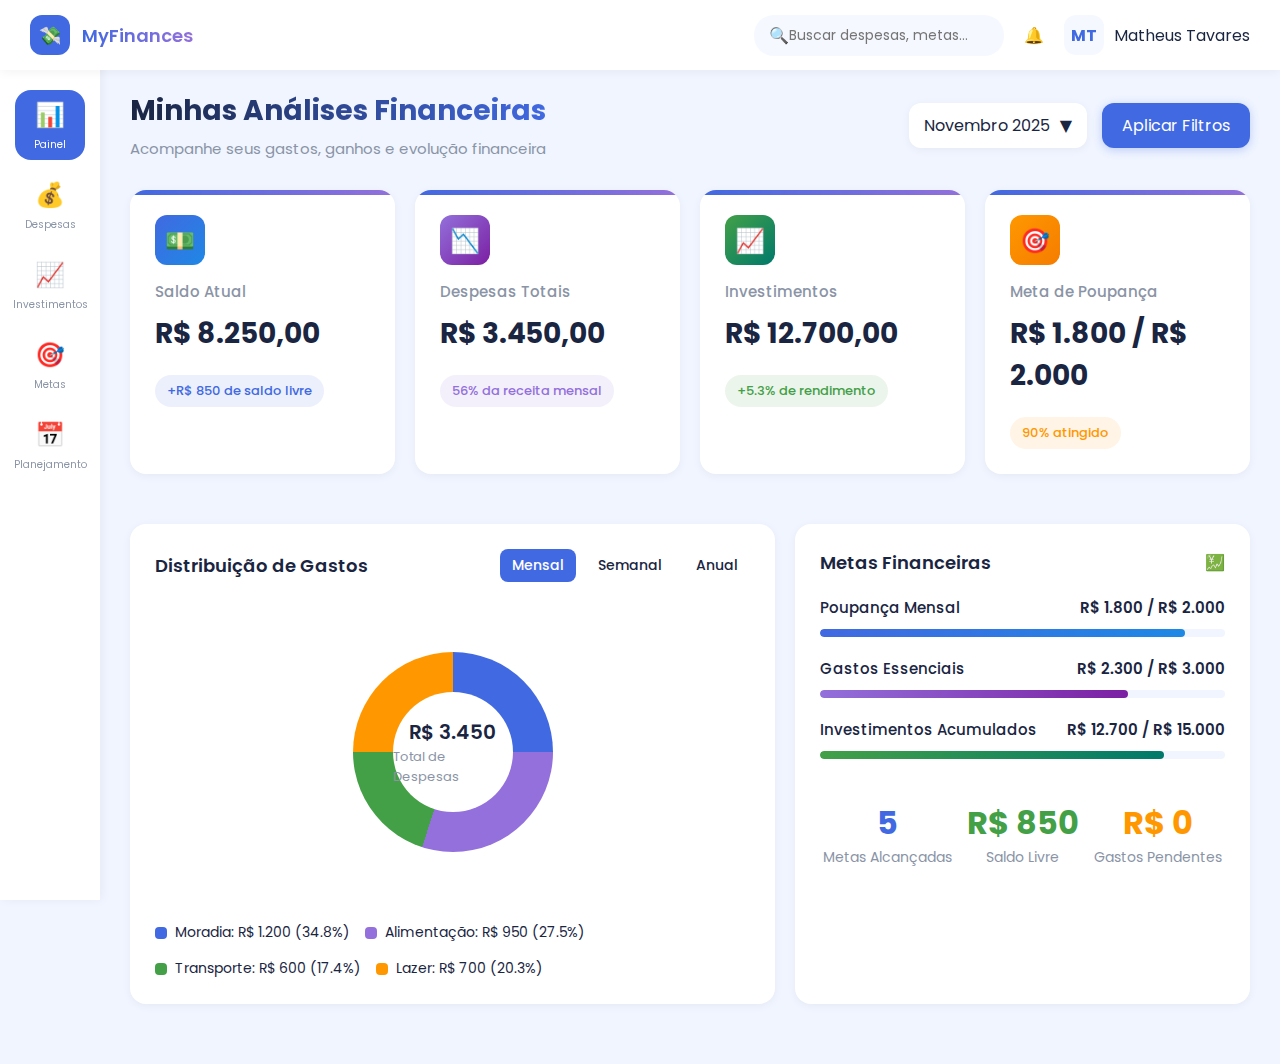
<file: index.html>
<!DOCTYPE html>
<html lang="pt-BR">
  <head>
    <meta charset="UTF-8" />
    <meta name="viewport" content="width=device-width, initial-scale=1.0" />
    <title>MyFinances Dashboard</title>
    <link rel="stylesheet" href="styles.css" />
      <script src="script.js"></script>
    <style>
      .period-tab {
        cursor: pointer;
        padding: 6px 12px;
        border-radius: 8px;
        font-weight: 500;
        transition: 0.3s;
      }

      .period-tab.active {
        background-color: #4169e1;
        color: white;
      }

      .donut-total {
        font-size: 20px;
        font-weight: 600;
      }

      .donut-label {
        font-size: 13px;
        color: #8a94a6;
      }
    </style>
  </head>

  <body>
    <!-- Header Bar -->
    <div class="header-bar">
      <div class="brand-container">
        <div class="brand-logo">💸</div>
        <div class="brand-name">MyFinances</div>
      </div>

      <div class="header-actions">
        <div class="search-bar">
          <span>🔍</span>
          <input type="text" placeholder="Buscar despesas, metas..." />
        </div>

        <div>🔔</div>

        <div class="user-profile">
          <div class="user-avatar">MT</div>
          <div>Matheus Tavares</div>
        </div>
      </div>
    </div>

    <!-- Sidebar -->
    <div class="sidebar">
      <a class="nav-item active" href="index.html">
        <div class="nav-icon">📊</div>
        <div class="nav-label">Painel</div>
      </a>

      <a class="nav-item" href="expenses.html">
        <div class="nav-icon">💰</div>
        <div class="nav-label">Despesas</div>
      </a>

      <a class="nav-item" href="investments.html">
        <div class="nav-icon">📈</div>
        <div class="nav-label">Investimentos</div>
      </a>

      <a class="nav-item" href="goals.html">
        <div class="nav-icon">🎯</div>
        <div class="nav-label">Metas</div>
      </a>

      <a class="nav-item" href="planning.html">
        <div class="nav-icon">📅</div>
        <div class="nav-label">Planejamento</div>
      </a>
    </div>

    <!-- Main Content -->
    <div class="main-content">
      <div class="dashboard-header">
        <div>
          <h1 class="dashboard-title">Minhas Análises Financeiras</h1>
          <p class="dashboard-subtitle">
            Acompanhe seus gastos, ganhos e evolução financeira
          </p>
        </div>

        <div style="display: flex">
          <div class="date-filter">
            <span>Novembro 2025</span>
            <span style="margin-left: 10px">▼</span>
          </div>

          <div class="filter-button">
            <span>Aplicar Filtros</span>
          </div>
        </div>
      </div>

      <!-- Dashboard Grid -->
      <div class="dashboard-grid">
        <!-- Quick Stats -->
        <div class="quick-stats">
          <div class="stat-card">
            <div class="stat-icon blue-gradient">💵</div>
            <div class="stat-title">Saldo Atual</div>
            <div class="stat-value">R$ 8.250,00</div>
            <div class="stat-badge badge-blue">+R$ 850 de saldo livre</div>
          </div>

          <div class="stat-card">
            <div class="stat-icon purple-gradient">📉</div>
            <div class="stat-title">Despesas Totais</div>
            <div class="stat-value">R$ 3.450,00</div>
            <div class="stat-badge badge-purple">56% da receita mensal</div>
          </div>

          <div class="stat-card">
            <div class="stat-icon green-gradient">📈</div>
            <div class="stat-title">Investimentos</div>
            <div class="stat-value">R$ 12.700,00</div>
            <div class="stat-badge badge-green">+5.3% de rendimento</div>
          </div>

          <div class="stat-card">
            <div class="stat-icon orange-gradient">🎯</div>
            <div class="stat-title">Meta de Poupança</div>
            <div class="stat-value">R$ 1.800 / R$ 2.000</div>
            <div class="stat-badge badge-orange">90% atingido</div>
          </div>
        </div>

        <!-- Revenue Chart -->
        <div class="revenue-chart-container">
          <div class="chart-header">
            <div class="chart-title">Distribuição de Gastos</div>
            <div class="period-tabs">
              <div class="period-tab active" data-period="mensal">Mensal</div>
              <div class="period-tab" data-period="semanal">Semanal</div>
              <div class="period-tab" data-period="anual">Anual</div>
            </div>
          </div>

          <div class="revenue-chart">
            <div class="circular-chart">
              <div class="donut-chart">
                <div class="donut-hole">
                  <div class="donut-total" id="total-despesas">R$ 3.450</div>
                  <div class="donut-label">Total de Despesas</div>
                </div>
              </div>
            </div>
          </div>

          <div class="chart-legend" id="chart-legend">
            <!-- Legenda preenchida dinamicamente -->
          </div>
        </div>

        <!-- Performance Container -->
        <div class="performance-container">
          <div class="chart-header">
            <div class="chart-title">Metas Financeiras</div>
            <div>💹</div>
          </div>

          <div class="goal-progress">
            <div class="goal-item">
              <div class="goal-header">
                <div class="goal-title">Poupança Mensal</div>
                <div class="goal-value">R$ 1.800 / R$ 2.000</div>
              </div>
              <div class="progress-bar">
                <div class="progress progress-blue" style="width: 90%"></div>
              </div>
            </div>

            <div class="goal-item">
              <div class="goal-header">
                <div class="goal-title">Gastos Essenciais</div>
                <div class="goal-value">R$ 2.300 / R$ 3.000</div>
              </div>
              <div class="progress-bar">
                <div class="progress progress-purple" style="width: 76%"></div>
              </div>
            </div>

            <div class="goal-item">
              <div class="goal-header">
                <div class="goal-title">Investimentos Acumulados</div>
                <div class="goal-value">R$ 12.700 / R$ 15.000</div>
              </div>
              <div class="progress-bar">
                <div class="progress progress-green" style="width: 85%"></div>
              </div>
            </div>
          </div>

          <div
            style="display: flex; justify-content: space-between; margin-top: 40px;"
          >
            <div style="text-align: center; flex: 1">
              <div style="font-size: 32px; font-weight: 700; color: #4169e1">
                5
              </div>
              <div style="font-size: 14px; color: #8a94a6">Metas Alcançadas</div>
            </div>

            <div style="text-align: center; flex: 1">
              <div style="font-size: 32px; font-weight: 700; color: #43a047">
                R$ 850
              </div>
              <div style="font-size: 14px; color: #8a94a6">Saldo Livre</div>
            </div>

            <div style="text-align: center; flex: 1">
              <div style="font-size: 32px; font-weight: 700; color: #ff9800">
                R$ 0
              </div>
              <div style="font-size: 14px; color: #8a94a6">Gastos Pendentes</div>
            </div>
          </div>
        </div>
      </div>
    </div>

    <script>
      const data = {
        semanal: {
          total: 850,
          categorias: [
            { nome: "Alimentação", valor: 320, cor: "#9370db" },
            { nome: "Transporte", valor: 180, cor: "#43a047" },
            { nome: "Lazer", valor: 200, cor: "#ff9800" },
            { nome: "Outros", valor: 150, cor: "#4169e1" },
          ],
        },
        mensal: {
          total: 3450,
          categorias: [
            { nome: "Moradia", valor: 1200, cor: "#4169e1" },
            { nome: "Alimentação", valor: 950, cor: "#9370db" },
            { nome: "Transporte", valor: 600, cor: "#43a047" },
            { nome: "Lazer", valor: 700, cor: "#ff9800" },
          ],
        },
        anual: {
          total: 41400,
          categorias: [
            { nome: "Moradia", valor: 14400, cor: "#4169e1" },
            { nome: "Alimentação", valor: 11400, cor: "#9370db" },
            { nome: "Transporte", valor: 7200, cor: "#43a047" },
            { nome: "Lazer", valor: 8400, cor: "#ff9800" },
          ],
        },
      };

      const totalElement = document.getElementById("total-despesas");
      const legendElement = document.getElementById("chart-legend");
      const tabs = document.querySelectorAll(".period-tab");

      function atualizarGrafico(periodo) {
        const info = data[periodo];
        totalElement.textContent = `R$ ${info.total.toLocaleString("pt-BR")}`;

        legendElement.innerHTML = info.categorias
          .map(
            (cat) => `
          <div class="legend-item">
            <div class="legend-color" style="background-color: ${cat.cor}"></div>
            <div>${cat.nome}: R$ ${cat.valor.toLocaleString("pt-BR")} (${(
              (cat.valor / info.total) *
              100
            ).toFixed(1)}%)</div>
          </div>`
          )
          .join("");
      }

      tabs.forEach((tab) => {
        tab.addEventListener("click", () => {
          tabs.forEach((t) => t.classList.remove("active"));
          tab.classList.add("active");
          atualizarGrafico(tab.dataset.period);
        });
      });

      atualizarGrafico("mensal");
    </script>
  </body>
</html>
</file>
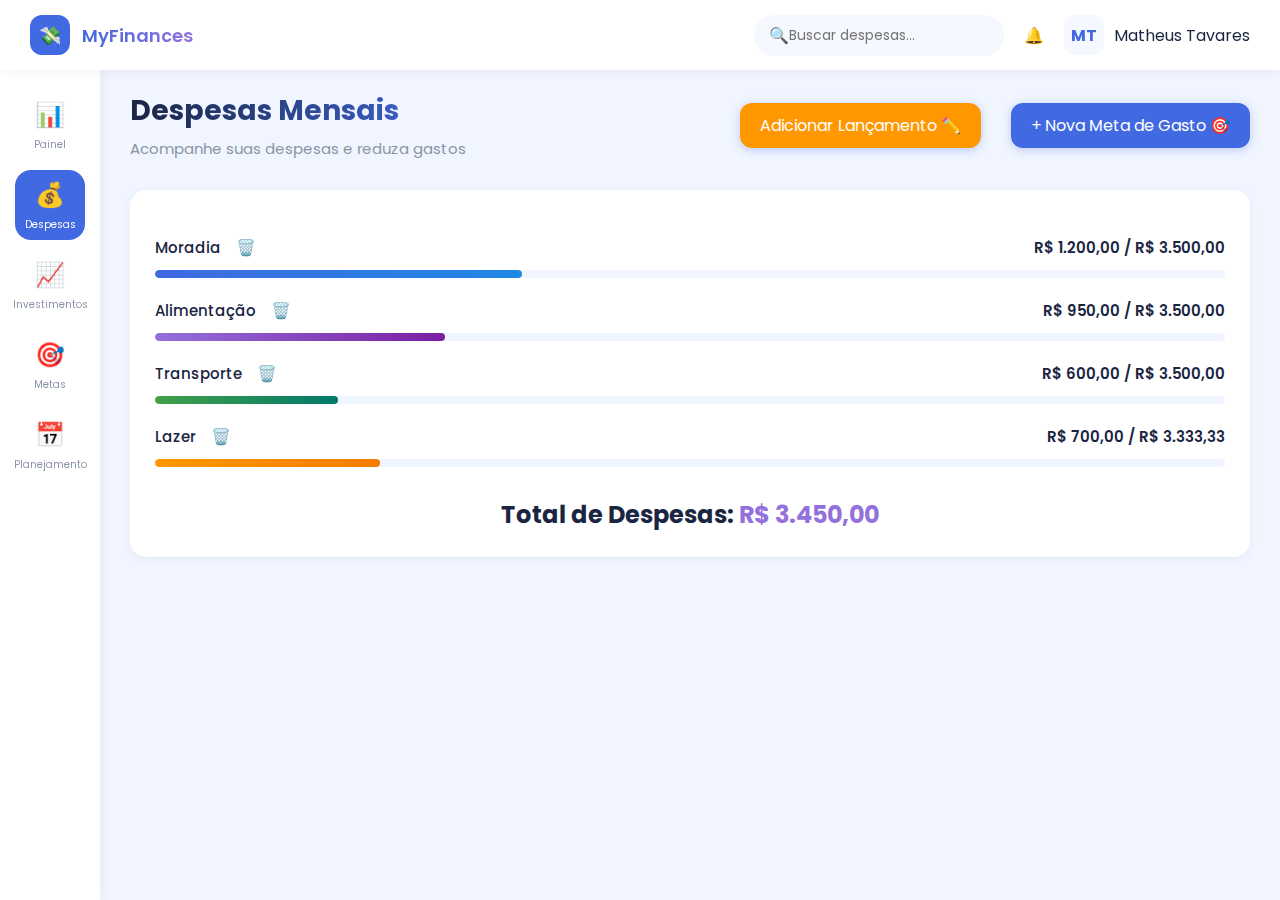
<file: expenses.html>
<!DOCTYPE html>
<html lang="pt-BR">
<head>
  <meta charset="UTF-8" />
  <meta name="viewport" content="width=device-width, initial-scale=1.0" />
  <title>Despesas - MyFinances</title>
  <link rel="stylesheet" href="styles.css" />
  <script src="script.js"></script> </head>

<body>
  <div class="header-bar">
    <div class="brand-container">
      <div class="brand-logo">💸</div>
      <div class="brand-name">MyFinances</div>
    </div>

    <div class="header-actions">
      <div class="search-bar">
        <span>🔍</span>
        <input type="text" placeholder="Buscar despesas..." />
      </div>
      <div>🔔</div>
      <div class="user-profile">
        <div class="user-avatar">MT</div>
        <div>Matheus Tavares</div>
      </div>
    </div>
  </div>

  <div class="sidebar">
    <a class="nav-item" href="index.html">
      <div class="nav-icon">📊</div>
      <div class="nav-label">Painel</div>
    </a>
    <a class="nav-item active" href="expenses.html">
      <div class="nav-icon">💰</div>
      <div class="nav-label">Despesas</div>
    </a>
    <a class="nav-item" href="investments.html">
      <div class="nav-icon">📈</div>
      <div class="nav-label">Investimentos</div>
    </a>
    <a class="nav-item" href="goals.html">
      <div class="nav-icon">🎯</div>
      <div class="nav-label">Metas</div>
    </a>
    <a class="nav-item" href="planning.html">
      <div class="nav-icon">📅</div>
      <div class="nav-label">Planejamento</div>
    </a>
  </div>

  <div class="main-content">
    <div class="dashboard-header">
      <div>
        <h1 class="dashboard-title">Despesas Mensais</h1>
        <p class="dashboard-subtitle">Acompanhe suas despesas e reduza gastos</p>
      </div>
      <div style="display: flex">
        <div class="filter-button secondary-filter-button" id="adicionarValorDespesaBtn" style="background-color: #ff9800; margin-right: 15px;">Adicionar Lançamento ✏️</div>
        <div class="filter-button" id="novaMetaGastoBtn">+ Nova Meta de Gasto 🎯</div>
      </div>
    </div>

    <div class="dashboard-grid">
      <div class="performance-container" style="grid-column: span 12">
        <div class="goal-progress" id="expenseGoalsContainer"> <div class="goal-item" data-category="Moradia" data-limit="3500" data-current="1200" data-color="blue" data-initialized="true">
            <div class="goal-header">
              <div class="goal-title-container">
                <div class="goal-title">Moradia</div>
                <button class="delete-button" data-type="expense" data-name="Moradia">🗑️</button>
              </div>
              <div class="goal-value">R$ 1.200</div>
            </div>
            <div class="progress-bar">
              <div class="progress progress-blue" style="width: 35%"></div>
            </div>
          </div>

          <div class="goal-item" data-category="Alimentação" data-limit="3500" data-current="950" data-color="purple" data-initialized="true">
            <div class="goal-header">
              <div class="goal-title-container">
                <div class="goal-title">Alimentação</div>
                <button class="delete-button" data-type="expense" data-name="Alimentação">🗑️</button>
              </div>
              <div class="goal-value">R$ 950</div>
            </div>
            <div class="progress-bar">
              <div class="progress progress-purple" style="width: 27%"></div>
            </div>
          </div>

          <div class="goal-item" data-category="Transporte" data-limit="3500" data-current="600" data-color="green" data-initialized="true">
            <div class="goal-header">
              <div class="goal-title-container">
                <div class="goal-title">Transporte</div>
                <button class="delete-button" data-type="expense" data-name="Transporte">🗑️</button>
              </div>
              <div class="goal-value">R$ 600</div>
            </div>
            <div class="progress-bar">
              <div class="progress progress-green" style="width: 17%"></div>
            </div>
          </div>

          <div class="goal-item" data-category="Lazer" data-limit="3333.33" data-current="700" data-color="orange" data-initialized="true">
            <div class="goal-header">
              <div class="goal-title-container">
                <div class="goal-title">Lazer</div>
                <button class="delete-button" data-type="expense" data-name="Lazer">🗑️</button>
              </div>
              <div class="goal-value">R$ 700</div>
            </div>
            <div class="progress-bar">
              <div class="progress progress-orange" style="width: 21%"></div>
            </div>
          </div>
        </div>

        <div style="margin-top: 30px; text-align: center;">
          <h2>Total de Despesas: <span style="color:#9370db;" id="total-expenses-display">R$ 3.450,00</span></h2>
        </div>
      </div>
    </div>
  </div>

<div id="modalNovaMetaGasto" class="modal-overlay">
  <div class="modal-content">
    <h2>Criar Nova Meta de Gasto 🎯</h2>
    <p>Defina um limite de gasto mensal para uma categoria.</p>
    
    <label for="novaMetaNome">Nome da Categoria</label>
    <input
      type="text"
      id="novaMetaNome"
      placeholder="Ex: Assinaturas, Viagens..."
      style="width: 100%; margin-bottom: 10px; padding: 8px; border: 1px solid #ccc; border-radius: 8px;"
    />

    <label for="novaMetaLimite">Limite Mensal</label>
    <input
      type="number"
      id="novaMetaLimite"
      placeholder="R$ 1.000,00"
      style="width: 100%; margin-bottom: 10px; padding: 8px; border: 1px solid #ccc; border-radius: 8px;"
    />

    <label for="novaMetaCor">Cor de Destaque (Gráfico)</label>
    <select
      id="novaMetaCor"
      style="width: 100%; margin-bottom: 15px; padding: 8px; border: 1px solid #ccc; border-radius: 8px;"
    >
        <option value="blue">Azul</option>
        <option value="purple">Roxo</option>
        <option value="green">Verde</option>
        <option value="orange">Laranja</option>
        <option value="red">Vermelho</option>
    </select>

    <div style="display: flex; justify-content: flex-end; gap: 10px">
      <button id="cancelarNovaMeta" class="secondary-button">Cancelar</button>
      <button id="confirmarNovaMeta" class="primary-button">Criar Meta</button>
    </div>
  </div>
</div>

<div id="modalAdicionarValorDespesa" class="modal-overlay">
  <div class="modal-content">
    <h2>Adicionar Lançamento ✏️</h2>
    <p>Selecione a meta de gasto e o valor do lançamento (use valor negativo para estorno).</p>
    
    <label for="categoriaAdicionarValor">Meta de Gasto</label>
    <select id="categoriaAdicionarValor" style="width: 100%; margin-bottom: 10px; padding: 8px; border: 1px solid #ccc; border-radius: 8px;">
      </select>

    <label for="valorAdicionarDespesa">Valor do Lançamento (Use negativo para estorno)</label>
    <input
      type="number"
      id="valorAdicionarDespesa"
      placeholder="R$ 0,00"
      style="width: 100%; margin-bottom: 15px; padding: 8px; border: 1px solid #ccc; border-radius: 8px;"
    />

    <div style="display: flex; justify-content: flex-end; gap: 10px">
      <button id="cancelarAdicionarValor" class="secondary-button">Cancelar</button>
      <button id="confirmarAdicionarValor" class="primary-button">Confirmar Lançamento</button>
    </div>
  </div>
</div>

<div id="deleteConfirmationModal" class="modal-overlay">
    <div class="modal-content">
        <h2 style="color: #e53935;">Confirmar Exclusão ⚠️</h2>
        <p>Você tem certeza que deseja apagar permanentemente: <strong><span id="itemToDeleteName"></span></strong>?</p>
        <p>Esta ação não pode ser desfeita.</p>
        
        <div style="display: flex; justify-content: flex-end; gap: 10px">
            <button id="cancelDeleteBtn" class="secondary-button">Cancelar</button>
            <button id="confirmDeleteBtn" class="primary-button" style="background-color: #e53935;">Apagar Permanentemente</button>
        </div>
    </div>
</div>
</body>
</html>
</file>
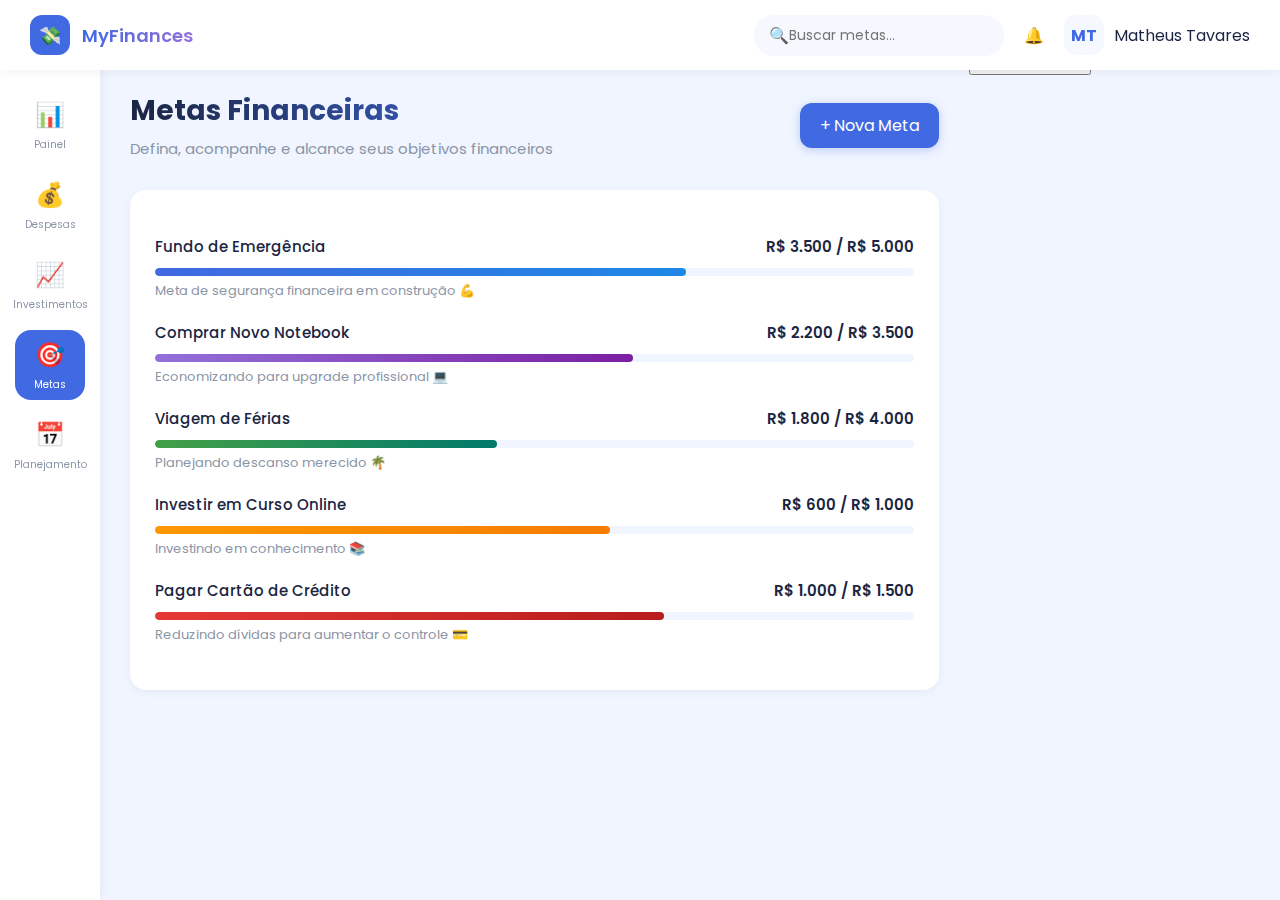
<file: goals.html>
<!DOCTYPE html>
<html lang="pt-BR">
  <head>
    <meta charset="UTF-8" />
    <meta name="viewport" content="width=device-width, initial-scale=1.0" />
    <title>Metas Financeiras - MyFinances</title>
    <link rel="stylesheet" href="styles.css" />
      <script src="script.js"></script>
  </head>

  <body>
    <!-- Header -->
    <div class="header-bar">
      <div class="brand-container">
        <div class="brand-logo">💸</div>
        <div class="brand-name">MyFinances</div>
      </div>

      <div class="header-actions">
        <div class="search-bar">
          <span>🔍</span>
          <input type="text" placeholder="Buscar metas..." />
        </div>

        <div>🔔</div>

        <div class="user-profile">
          <div class="user-avatar">MT</div>
          <div>Matheus Tavares</div>
        </div>
      </div>
    </div>

    <!-- Sidebar -->
    <div class="sidebar">
      <a class="nav-item" href="index.html">
        <div class="nav-icon">📊</div>
        <div class="nav-label">Painel</div>
      </a>

      <a class="nav-item" href="expenses.html">
        <div class="nav-icon">💰</div>
        <div class="nav-label">Despesas</div>
      </a>

      <a class="nav-item" href="investments.html">
        <div class="nav-icon">📈</div>
        <div class="nav-label">Investimentos</div>
      </a>

      <a class="nav-item active" href="goals.html">
        <div class="nav-icon">🎯</div>
        <div class="nav-label">Metas</div>
      </a>

      <a class="nav-item" href="planning.html">
        <div class="nav-icon">📅</div>
        <div class="nav-label">Planejamento</div>
      </a>
    </div>

    <!-- Main Content -->
    <div class="main-content">
      <div class="dashboard-header">
        <div>
          <h1 class="dashboard-title">Metas Financeiras</h1>
          <p class="dashboard-subtitle">
            Defina, acompanhe e alcance seus objetivos financeiros
          </p>
        </div>

        <div style="display: flex">
          <div class="filter-button" id="novaMetaBtn">+ Nova Meta</div>
        </div>
      </div>

      <!-- Goals Grid -->
      <div class="dashboard-grid">
        <div class="performance-container" style="grid-column: span 12">
          <div class="goal-progress" id="listaMetas">
            <!-- Metas existentes -->
            <div class="goal-item">
              <div class="goal-header">
                <div class="goal-title">Fundo de Emergência</div>
                <div class="goal-value">R$ 3.500 / R$ 5.000</div>
              </div>
              <div class="progress-bar">
                <div class="progress progress-blue" style="width: 70%"></div>
              </div>
              <p style="font-size: 13px; color: #8a94a6; margin-top: 5px">
                Meta de segurança financeira em construção 💪
              </p>
            </div>

            <div class="goal-item">
              <div class="goal-header">
                <div class="goal-title">Comprar Novo Notebook</div>
                <div class="goal-value">R$ 2.200 / R$ 3.500</div>
              </div>
              <div class="progress-bar">
                <div class="progress progress-purple" style="width: 63%"></div>
              </div>
              <p style="font-size: 13px; color: #8a94a6; margin-top: 5px">
                Economizando para upgrade profissional 💻
              </p>
            </div>

            <div class="goal-item">
              <div class="goal-header">
                <div class="goal-title">Viagem de Férias</div>
                <div class="goal-value">R$ 1.800 / R$ 4.000</div>
              </div>
              <div class="progress-bar">
                <div class="progress progress-green" style="width: 45%"></div>
              </div>
              <p style="font-size: 13px; color: #8a94a6; margin-top: 5px">
                Planejando descanso merecido 🌴
              </p>
            </div>

            <div class="goal-item">
              <div class="goal-header">
                <div class="goal-title">Investir em Curso Online</div>
                <div class="goal-value">R$ 600 / R$ 1.000</div>
              </div>
              <div class="progress-bar">
                <div class="progress progress-orange" style="width: 60%"></div>
              </div>
              <p style="font-size: 13px; color: #8a94a6; margin-top: 5px">
                Investindo em conhecimento 📚
              </p>
            </div>

            <div class="goal-item">
              <div class="goal-header">
                <div class="goal-title">Pagar Cartão de Crédito</div>
                <div class="goal-value">R$ 1.000 / R$ 1.500</div>
              </div>
              <div class="progress-bar">
                <div class="progress progress-red" style="width: 67%"></div>
              </div>
              <p style="font-size: 13px; color: #8a94a6; margin-top: 5px">
                Reduzindo dívidas para aumentar o controle 💳
              </p>
            </div>
          </div>
        </div>
      </div>
    </div>
    <div class="goal-item" data-goal-id="1" data-current-value="5000" data-target-value="15000">
  <div class="goal-header">
    <div class="goal-title">Viagem dos Sonhos</div>
    <div class="goal-value">R$ <span class="current-value">5.000</span> / R$ 15.000</div>
  </div>
  <div class="progress-bar">
    <div class="progress progress-blue" style="width: 33%"></div>
  </div>
  <button class="adicionar-saldo-btn primary-button-small" data-goal-name="Viagem dos Sonhos" style="margin-top: 10px;">+ Adicionar Saldo</button>
</div>

<div id="modalAdicionarSaldoMeta" class="modal-overlay">
  <div class="modal-content">
    <h2>Adicionar Saldo à <span id="metaNome">Meta</span></h2>
    <p>Insira o valor que deseja contribuir para esta meta.</p>
    
    <input type="hidden" id="metaIdHidden" value="">

    <label for="valorAdicionarMeta">Valor</label>
    <input
      type="number"
      id="valorAdicionarMeta"
      placeholder="R$ 0,00"
      style="width: 100%; margin-bottom: 15px; padding: 8px; border: 1px solid #ccc; border-radius: 8px;"
    />

    <div style="display: flex; justify-content: flex-end; gap: 10px">
      <button id="cancelarAdicionarSaldo" class="secondary-button">Cancelar</button>
      <button id="confirmarAdicionarSaldo" class="primary-button">Confirmar Adição</button>
    </div>
  </div>
</div>
  </body>
</html>
</file>
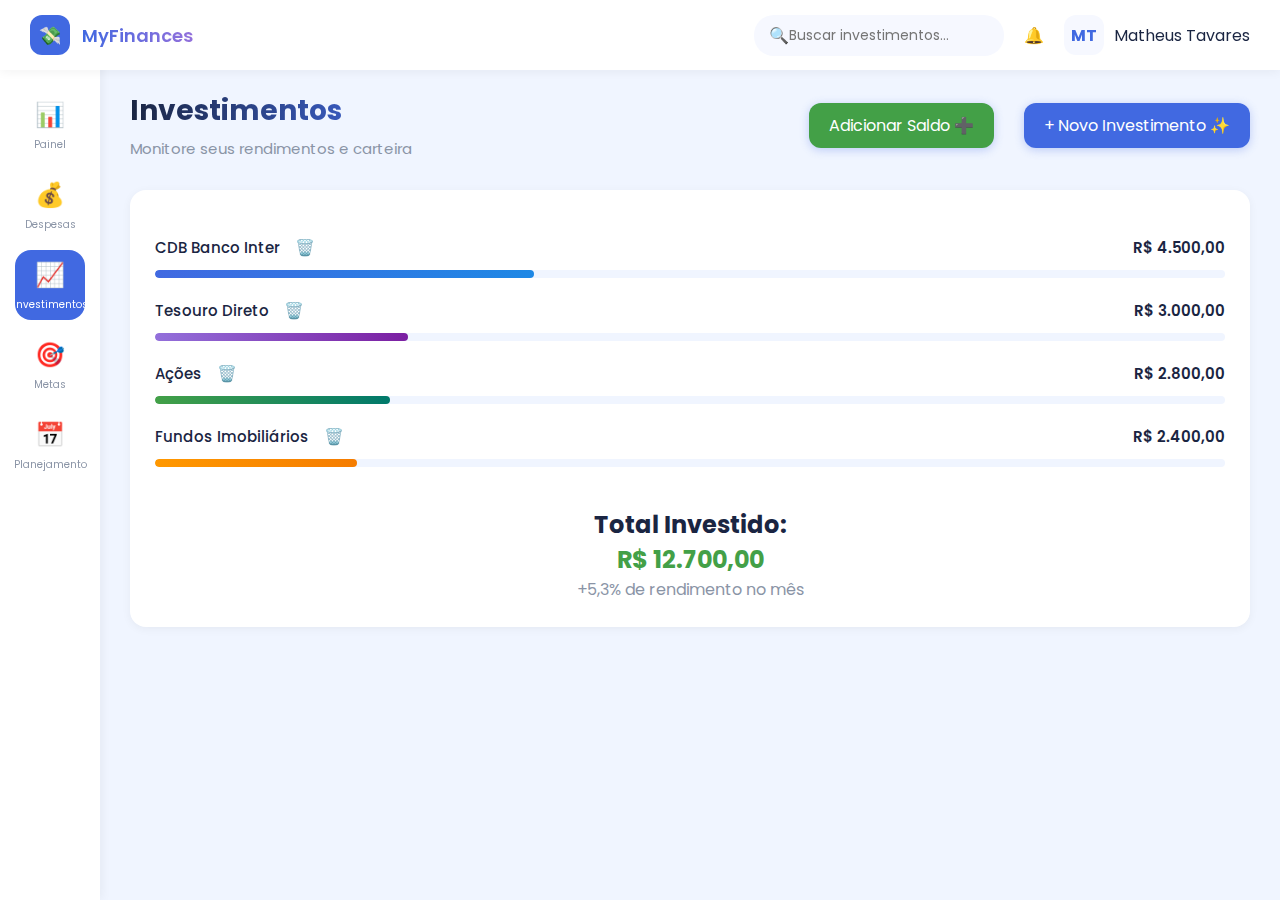
<file: investments.html>
<!DOCTYPE html>
<html lang="pt-BR">
<head>
  <meta charset="UTF-8" />
  <meta name="viewport" content="width=device-width, initial-scale=1.0" />
  <title>Investimentos - MyFinances</title>
  <link rel="stylesheet" href="styles.css" />
  <script src="script.js"></script> </head>

<body>
  <div class="header-bar">
    <div class="brand-container">
      <div class="brand-logo">💸</div>
      <div class="brand-name">MyFinances</div>
    </div>

    <div class="header-actions">
      <div class="search-bar">
        <span>🔍</span>
        <input type="text" placeholder="Buscar investimentos..." />
      </div>
      <div>🔔</div>
      <div class="user-profile">
        <div class="user-avatar">MT</div>
        <div>Matheus Tavares</div>
      </div>
    </div>
  </div>

  <div class="sidebar">
    <a class="nav-item" href="index.html">
      <div class="nav-icon">📊</div>
      <div class="nav-label">Painel</div>
    </a>
    <a class="nav-item" href="expenses.html">
      <div class="nav-icon">💰</div>
      <div class="nav-label">Despesas</div>
    </a>
    <a class="nav-item active" href="investments.html">
      <div class="nav-icon">📈</div>
      <div class="nav-label">Investimentos</div>
    </a>
    <a class="nav-item" href="goals.html">
      <div class="nav-icon">🎯</div>
      <div class="nav-label">Metas</div>
    </a>
    <a class="nav-item" href="planning.html">
      <div class="nav-icon">📅</div>
      <div class="nav-label">Planejamento</div>
    </a>
  </div>

  <div class="main-content">
    <div class="dashboard-header">
      <div>
        <h1 class="dashboard-title">Investimentos</h1>
        <p class="dashboard-subtitle">Monitore seus rendimentos e carteira</p>
      </div>
      
      <div style="display: flex">
        <div class="filter-button secondary-filter-button" id="adicionarValorInvestimentoBtn" style="background-color: #43a047; margin-right: 15px;">Adicionar Saldo ➕</div>
        <div class="filter-button" id="novoInvestimentoBtn">+ Novo Investimento ✨</div>
      </div>
    </div>

    <div class="dashboard-grid">
      <div class="performance-container" style="grid-column: span 12">
        <div class="goal-progress" id="investmentsGoalsContainer"> <div class="goal-item" data-title="CDB Banco Inter" data-value="4500" data-color="blue" data-initialized="true">
            <div class="goal-header">
              <div class="goal-title-container">
                <div class="goal-title">CDB Banco Inter</div>
                <button class="delete-button" data-type="investment" data-name="CDB Banco Inter">🗑️</button>
              </div>
              <div class="goal-value">R$ 4.500</div>
            </div>
            <div class="progress-bar">
              <div class="progress progress-blue" style="width: 35%"></div>
            </div>
          </div>

          <div class="goal-item" data-title="Tesouro Direto" data-value="3000" data-color="purple" data-initialized="true">
            <div class="goal-header">
              <div class="goal-title-container">
                <div class="goal-title">Tesouro Direto</div>
                <button class="delete-button" data-type="investment" data-name="Tesouro Direto">🗑️</button>
              </div>
              <div class="goal-value">R$ 3.000</div>
            </div>
            <div class="progress-bar">
              <div class="progress progress-purple" style="width: 24%"></div>
            </div>
          </div>

          <div class="goal-item" data-title="Ações" data-value="2800" data-color="green" data-initialized="true">
            <div class="goal-header">
              <div class="goal-title-container">
                <div class="goal-title">Ações</div>
                <button class="delete-button" data-type="investment" data-name="Ações">🗑️</button>
              </div>
              <div class="goal-value">R$ 2.800</div>
            </div>
            <div class="progress-bar">
              <div class="progress progress-green" style="width: 22%"></div>
            </div>
          </div>

          <div class="goal-item" data-title="Fundos Imobiliários" data-value="2400" data-color="orange" data-initialized="true">
            <div class="goal-header">
              <div class="goal-title-container">
                <div class="goal-title">Fundos Imobiliários</div>
                <button class="delete-button" data-type="investment" data-name="Fundos Imobiliários">🗑️</button>
              </div>
              <div class="goal-value">R$ 2.400</div>
            </div>
            <div class="progress-bar">
              <div class="progress progress-orange" style="width: 19%"></div>
            </div>
          </div>
        </div>

        <div style="margin-top: 40px; text-align: center;">
          <h2>Total Investido:</h2>
          <p style="font-size: 24px; font-weight: bold; color: #43a047;">R$ 12.700,00</p>
          <p style="color: #8a94a6;">+5,3% de rendimento no mês</p>
        </div>
      </div>
    </div>
  </div>

<div id="modalNovoInvestimento" class="modal-overlay">
  <div class="modal-content">
    <h2>Adicionar Novo Investimento ✨</h2>
    <p>Registre um novo ativo na sua carteira de investimentos.</p>
    
    <label for="novoInvestimentoNome">Nome / Ativo</label>
    <input
      type="text"
      id="novoInvestimentoNome"
      placeholder="Ex: Ação VALE3, Fundo Imobiliário XPTO11..."
      style="width: 100%; margin-bottom: 10px; padding: 8px; border: 1px solid #ccc; border-radius: 8px;"
    />

    <label for="novoInvestimentoValorInicial">Valor Inicial Investido</label>
    <input
      type="number"
      id="novoInvestimentoValorInicial"
      placeholder="R$ 1.000,00"
      style="width: 100%; margin-bottom: 10px; padding: 8px; border: 1px solid #ccc; border-radius: 8px;"
    />

    <label for="novoInvestimentoCor">Cor de Destaque (Gráfico)</label>
    <select
      id="novoInvestimentoCor"
      style="width: 100%; margin-bottom: 15px; padding: 8px; border: 1px solid #ccc; border-radius: 8px;"
    >
        <option value="blue">Azul</option>
        <option value="purple">Roxo</option>
        <option value="green">Verde</option>
        <option value="orange">Laranja</option>
        <option value="red">Vermelho</option>
    </select>

    <div style="display: flex; justify-content: flex-end; gap: 10px">
      <button id="cancelarNovoInvestimento" class="secondary-button">Cancelar</button>
      <button id="confirmarNovoInvestimento" class="primary-button">Registrar Investimento</button>
    </div>
  </div>
</div>


<div id="modalAdicionarValorInvestimento" class="modal-overlay">
  <div class="modal-content">
    <h2>Adicionar Saldo a Investimento 💰</h2>
    <p>Selecione o investimento e o valor a ser adicionado (use valor negativo para retirada).</p>
    
    <label for="investimentoSelect">Investimento</label>
    <select id="investimentoSelect" style="width: 100%; margin-bottom: 10px; padding: 8px; border: 1px solid #ccc; border-radius: 8px;">
      </select>

    <label for="valorAdicionarInvestimento">Valor a Adicionar (Use negativo para retirada)</label>
    <input
      type="number"
      id="valorAdicionarInvestimento"
      placeholder="R$ 0,00"
      style="width: 100%; margin-bottom: 15px; padding: 8px; border: 1px solid #ccc; border-radius: 8px;"
    />

    <div style="display: flex; justify-content: flex-end; gap: 10px">
      <button id="cancelarAdicionarValorInvestimento" class="secondary-button">Cancelar</button>
      <button id="confirmarAdicionarValorInvestimento" class="primary-button">Confirmar Adição</button>
    </div>
  </div>
</div>

<div id="deleteConfirmationModal" class="modal-overlay">
    <div class="modal-content">
        <h2 style="color: #e53935;">Confirmar Exclusão ⚠️</h2>
        <p>Você tem certeza que deseja apagar permanentemente: <strong><span id="itemToDeleteName"></span></strong>?</p>
        <p>Esta ação não pode ser desfeita.</p>
        
        <div style="display: flex; justify-content: flex-end; gap: 10px">
            <button id="cancelDeleteBtn" class="secondary-button">Cancelar</button>
            <button id="confirmDeleteBtn" class="primary-button" style="background-color: #e53935;">Apagar Permanentemente</button>
        </div>
    </div>
</div>
</body>
</html>
</file>
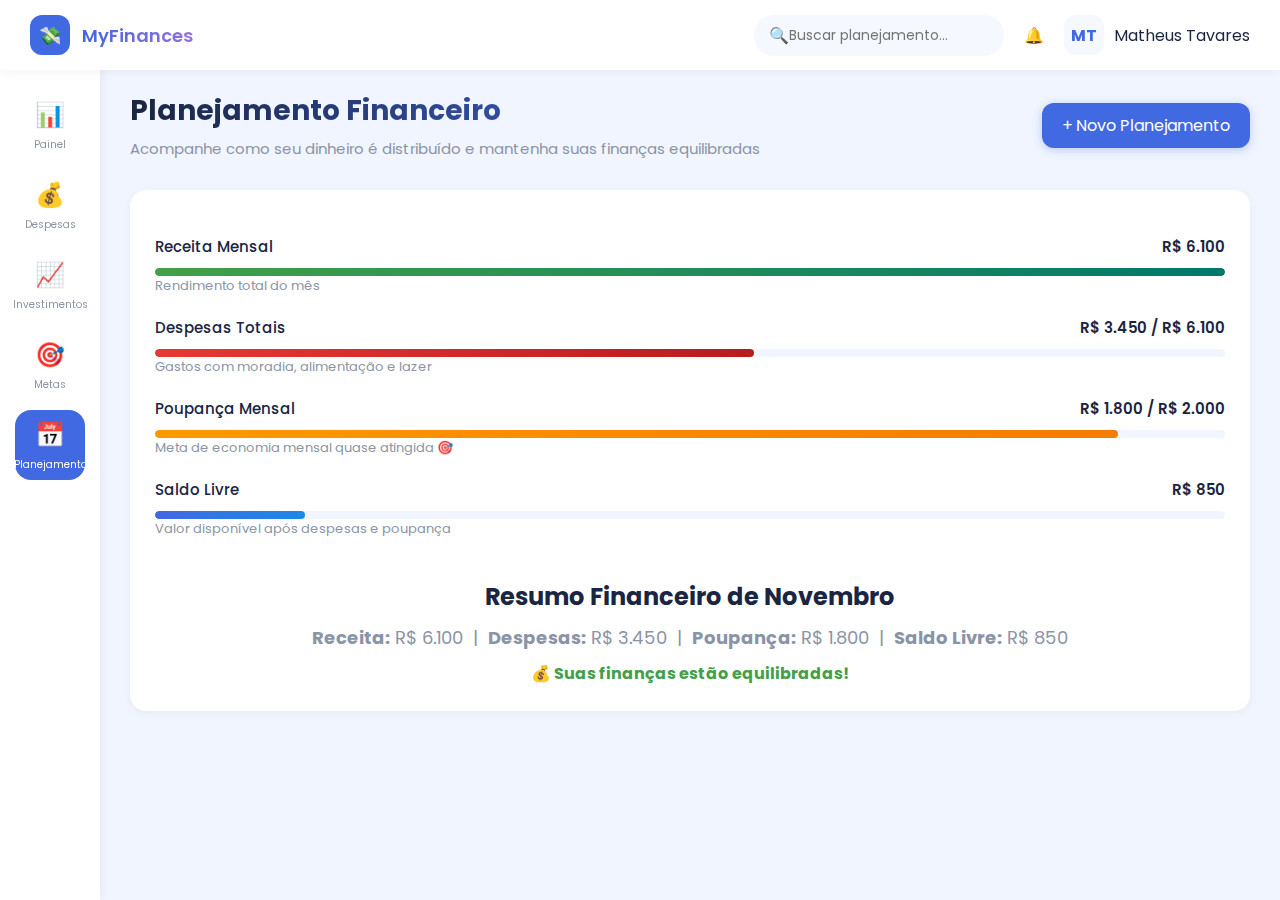
<file: planning.html>
<!DOCTYPE html>
<html lang="pt-BR">
<head>
  <meta charset="UTF-8" />
  <meta name="viewport" content="width=device-width, initial-scale=1.0" />
  <title>Planejamento - MyFinances</title>
  <link rel="stylesheet" href="styles.css" />
    <script src="script.js"></script>
</head>

<body>
  <!-- Header -->
  <div class="header-bar">
    <div class="brand-container">
      <div class="brand-logo">💸</div>
      <div class="brand-name">MyFinances</div>
    </div>

    <div class="header-actions">
      <div class="search-bar">
        <span>🔍</span>
        <input type="text" placeholder="Buscar planejamento..." />
      </div>
      <div>🔔</div>
      <div class="user-profile">
        <div class="user-avatar">MT</div>
        <div>Matheus Tavares</div>
      </div>
    </div>
  </div>

  <!-- Sidebar -->
  <div class="sidebar">
    <a class="nav-item" href="index.html">
      <div class="nav-icon">📊</div>
      <div class="nav-label">Painel</div>
    </a>
    <a class="nav-item" href="expenses.html">
      <div class="nav-icon">💰</div>
      <div class="nav-label">Despesas</div>
    </a>
    <a class="nav-item" href="investments.html">
      <div class="nav-icon">📈</div>
      <div class="nav-label">Investimentos</div>
    </a>
    <a class="nav-item" href="goals.html">
      <div class="nav-icon">🎯</div>
      <div class="nav-label">Metas</div>
    </a>
    <a class="nav-item active" href="planning.html">
      <div class="nav-icon">📅</div>
      <div class="nav-label">Planejamento</div>
    </a>
  </div>

  <!-- Main Content -->
  <div class="main-content">
    <div class="dashboard-header">
      <div>
        <h1 class="dashboard-title">Planejamento Financeiro</h1>
        <p class="dashboard-subtitle">
          Acompanhe como seu dinheiro é distribuído e mantenha suas finanças equilibradas
        </p>
      </div>
      <div class="filter-button">+ Novo Planejamento</div>
    </div>

    <div class="dashboard-grid">
      <div class="performance-container" style="grid-column: span 12">
        <div class="goal-progress">

          <!-- Receita Total -->
          <div class="goal-item">
            <div class="goal-header">
              <div class="goal-title">Receita Mensal</div>
              <div class="goal-value">R$ 6.100</div>
            </div>
            <div class="progress-bar">
              <div class="progress progress-green" style="width: 100%"></div>
            </div>
            <p style="font-size: 13px; color: #8a94a6;">Rendimento total do mês</p>
          </div>

          <!-- Despesas -->
          <div class="goal-item">
            <div class="goal-header">
              <div class="goal-title">Despesas Totais</div>
              <div class="goal-value">R$ 3.450 / R$ 6.100</div>
            </div>
            <div class="progress-bar">
              <div class="progress progress-red" style="width: 56%"></div>
            </div>
            <p style="font-size: 13px; color: #8a94a6;">Gastos com moradia, alimentação e lazer</p>
          </div>

          <!-- Poupança -->
          <div class="goal-item">
            <div class="goal-header">
              <div class="goal-title">Poupança Mensal</div>
              <div class="goal-value">R$ 1.800 / R$ 2.000</div>
            </div>
            <div class="progress-bar">
              <div class="progress progress-orange" style="width: 90%"></div>
            </div>
            <p style="font-size: 13px; color: #8a94a6;">Meta de economia mensal quase atingida 🎯</p>
          </div>

          <!-- Saldo Livre -->
          <div class="goal-item">
            <div class="goal-header">
              <div class="goal-title">Saldo Livre</div>
              <div class="goal-value">R$ 850</div>
            </div>
            <div class="progress-bar">
              <div class="progress progress-blue" style="width: 14%"></div>
            </div>
            <p style="font-size: 13px; color: #8a94a6;">Valor disponível após despesas e poupança</p>
          </div>
        </div>

        <!-- Resumo Final -->
        <div style="margin-top: 40px; text-align: center;">
          <h2>Resumo Financeiro de Novembro</h2>
          <p style="font-size: 18px; color: #8a94a6; margin-top: 10px;">
            <b>Receita:</b> R$ 6.100 &nbsp;|&nbsp;
            <b>Despesas:</b> R$ 3.450 &nbsp;|&nbsp;
            <b>Poupança:</b> R$ 1.800 &nbsp;|&nbsp;
            <b>Saldo Livre:</b> R$ 850
          </p>
          <p style="margin-top: 10px; color: #43a047; font-weight: bold;">
            💰 Suas finanças estão equilibradas!
          </p>
        </div>
      </div>
    </div>
  </div>
</body>
</html>
</file>
<file: styles.css>
@import url("https://fonts.googleapis.com/css2?family=Poppins:ital,wght@0,100;0,200;0,300;0,400;0,500;0,600;0,700;0,800;0,900;1,100;1,200;1,300;1,400;1,500;1,600;1,700;1,800;1,900&display=swap");

* {
  margin: 0;
  padding: 0;
  box-sizing: border-box;
  font-family: "Poppins", "Inter", system-ui, sans-serif;
}

body {
  background-color: #f0f5ff;
  color: #1a2542;
  display: flex;
  min-height: 100vh;
}

/* Header Bar */
.header-bar {
  position: fixed;
  top: 0;
  left: 0;
  right: 0;
  height: 70px;
  background-color: #ffffff;
  box-shadow: 0 2px 10px rgba(0, 0, 0, 0.05);
  display: flex;
  align-items: center;
  justify-content: space-between;
  padding: 0 30px;
  z-index: 100;
}

.brand-container {
  display: flex;
  align-items: center;
}

.brand-logo {
  width: 40px;
  height: 40px;
  border-radius: 12px;
  background-color: #4169e1;
  display: flex;
  align-items: center;
  justify-content: center;
  color: white;
  font-weight: bold;
  font-size: 18px;
  margin-right: 12px;
}

.brand-name {
  font-weight: 600;
  font-size: 18px;
  background: linear-gradient(90deg, #4169e1, #9370db);
  -webkit-background-clip: text;
  background-clip: text;
  color: transparent;
}

.header-actions {
  display: flex;
  align-items: center;
  gap: 20px;
}

.search-bar {
  background-color: #f6f8ff;
  border-radius: 20px;
  padding: 8px 15px;
  display: flex;
  align-items: center;
  width: 250px;
}

.search-bar input {
  background: none;
  border: none;
  outline: none;
  font-size: 14px;
  width: 100%;
  color: #1a2542;
}

.user-profile {
  display: flex;
  align-items: center;
  gap: 10px;
  cursor: pointer;
}

.user-avatar {
  width: 40px;
  height: 40px;
  border-radius: 12px;
  background-color: #f6f8ff;
  display: flex;
  align-items: center;
  justify-content: center;
  color: #4169e1;
  font-weight: bold;
}

/* Sidebar Styles */
.sidebar {
  width: 100px;
  background-color: #ffffff;
  padding: 90px 0 20px;
  display: flex;
  flex-direction: column;
  align-items: center;
  box-shadow: 2px 0 10px rgba(0, 0, 0, 0.05);
  position: fixed;
  top: 0;
  bottom: 0;
  z-index: 50;
}

.nav-item {
  display: flex;
  flex-direction: column;
  align-items: center;
  justify-content: center;
  width: 70px;
  height: 70px;
  border-radius: 16px;
  margin-bottom: 10px;
  color: #8a94a6;
  text-decoration: none;
  transition: all 0.3s;
  cursor: pointer;
}

.nav-item:hover {
  background-color: #f0f5ff;
  color: #4169e1;
}

.nav-item.active {
  background-color: #4169e1;
  color: white;
}

.nav-icon {
  font-size: 24px;
  margin-bottom: 5px;
}

.nav-label {
  font-size: 10px;
  text-align: center;
}

.nav-item .badge {
  position: absolute;
  top: 10px;
  right: 10px;
  background-color: #ff6b6b;
  color: white;
  font-size: 10px;
  min-width: 18px;
  height: 18px;
  border-radius: 9px;
  display: flex;
  align-items: center;
  justify-content: center;
}

/* Main Content Styles */
.main-content {
  flex: 1;
  padding: 90px 30px 30px 130px;
}

.dashboard-header {
  display: flex;
  justify-content: space-between;
  align-items: center;
  margin-bottom: 30px;
}

.dashboard-title {
  font-size: 28px;
  font-weight: 700;
  background: linear-gradient(90deg, #1a2542, #4169e1);
  -webkit-background-clip: text;
  background-clip: text;
  color: transparent;
}

.dashboard-subtitle {
  font-size: 15px;
  color: #8a94a6;
  margin-top: 5px;
}

.date-filter {
  display: flex;
  align-items: center;
  background-color: #ffffff;
  border-radius: 12px;
  padding: 10px 15px;
  box-shadow: 0 2px 10px rgba(0, 0, 0, 0.05);
  cursor: pointer;
}

.filter-button {
  display: flex;
  align-items: center;
  background-color: #4169e1;
  color: white;
  border-radius: 12px;
  padding: 10px 20px;
  margin-left: 15px;
  box-shadow: 0 2px 10px rgba(65, 105, 225, 0.3);
  cursor: pointer;
}

/* Dashboard Sections Layout */
.dashboard-grid {
  display: grid;
  grid-template-columns: repeat(12, 1fr);
  gap: 20px;
}

/* Quick Stats */
.quick-stats {
  grid-column: span 12;
  display: grid;
  grid-template-columns: repeat(4, 1fr);
  gap: 20px;
  margin-bottom: 30px;
}

.stat-card {
  background-color: #ffffff;
  border-radius: 16px;
  padding: 25px;
  box-shadow: 0 2px 10px rgba(0, 0, 0, 0.05);
  transition: all 0.3s;
  position: relative;
  overflow: hidden;
}

.stat-card:hover {
  transform: translateY(-5px);
  box-shadow: 0 10px 20px rgba(0, 0, 0, 0.1);
}

.stat-card::before {
  content: "";
  position: absolute;
  top: 0;
  left: 0;
  width: 100%;
  height: 5px;
  background: linear-gradient(90deg, #4169e1, #9370db);
}

.stat-icon {
  width: 50px;
  height: 50px;
  border-radius: 12px;
  display: flex;
  align-items: center;
  justify-content: center;
  font-size: 24px;
  margin-bottom: 15px;
}

.blue-gradient {
  background: linear-gradient(135deg, #4169e1, #1e88e5);
  color: white;
}

.purple-gradient {
  background: linear-gradient(135deg, #9370db, #7b1fa2);
  color: white;
}

.green-gradient {
  background: linear-gradient(135deg, #43a047, #00796b);
  color: white;
}

.orange-gradient {
  background: linear-gradient(135deg, #ff9800, #f57c00);
  color: white;
}

.stat-title {
  font-size: 15px;
  font-weight: 500;
  color: #8a94a6;
  margin-bottom: 10px;
}

.stat-value {
  font-size: 28px;
  font-weight: 700;
  margin-bottom: 20px;
}

.stat-badge {
  display: inline-flex;
  align-items: center;
  padding: 6px 12px;
  border-radius: 20px;
  font-size: 13px;
  font-weight: 500;
}

.badge-blue {
  background-color: rgba(65, 105, 225, 0.1);
  color: #4169e1;
}

.badge-green {
  background-color: rgba(67, 160, 71, 0.1);
  color: #43a047;
}

.badge-purple {
  background-color: rgba(147, 112, 219, 0.1);
  color: #9370db;
}

.badge-orange {
  background-color: rgba(255, 152, 0, 0.1);
  color: #ff9800;
}

/* Charts Section */
.revenue-chart-container {
  grid-column: span 7;
  background-color: #ffffff;
  border-radius: 16px;
  padding: 25px;
  box-shadow: 0 2px 10px rgba(0, 0, 0, 0.05);
  margin-bottom: 30px;
}

.chart-header {
  display: flex;
  justify-content: space-between;
  align-items: center;
  margin-bottom: 20px;
}

.chart-title {
  font-size: 18px;
  font-weight: 600;
}

.period-tabs {
  display: flex;
  gap: 10px;
}

.period-tab {
  padding: 8px 15px;
  border-radius: 20px;
  font-size: 14px;
  cursor: pointer;
  transition: all 0.3s;
}

.period-tab.active {
  background-color: #4169e1;
  color: white;
}

/* Circular Revenue Chart */
.revenue-chart {
  height: 300px;
  position: relative;
}

.circular-chart {
  display: flex;
  justify-content: center;
  align-items: center;
  height: 100%;
}

.donut-chart {
  width: 200px;
  height: 200px;
  border-radius: 50%;
  background: conic-gradient(
    #4169e1 0% 25%,
    #9370db 25% 55%,
    #43a047 55% 75%,
    #ff9800 75% 100%
  );
  position: relative;
}

.donut-hole {
  position: absolute;
  width: 120px;
  height: 120px;
  background-color: white;
  border-radius: 50%;
  top: 50%;
  left: 50%;
  transform: translate(-50%, -50%);
  display: flex;
  flex-direction: column;
  justify-content: center;
  align-items: center;
}

.donut-total {
  font-size: 24px;
  font-weight: 700;
}

.donut-label {
  font-size: 14px;
  color: #8a94a6;
}

.chart-legend {
  display: flex;
  flex-wrap: wrap;
  gap: 15px;
  margin-top: 20px;
}

.legend-item {
  display: flex;
  align-items: center;
  gap: 8px;
  font-size: 14px;
}

.legend-color {
  width: 12px;
  height: 12px;
  border-radius: 4px;
}

/* Performance Section */
.performance-container {
  grid-column: span 5;
  background-color: #ffffff;
  border-radius: 16px;
  padding: 25px;
  box-shadow: 0 2px 10px rgba(0, 0, 0, 0.05);
  margin-bottom: 30px;
}

.goal-progress {
  margin-top: 20px;
}

.goal-item {
  margin-bottom: 20px;
}

/* Alterado: Adiciona alinhamento de itens e flexibilidade */
.goal-header {
  display: flex;
  justify-content: space-between;
  align-items: center; 
  margin-bottom: 10px;
}

/* Novo: Agrupa o título e o botão de lixeira */
.goal-title-container {
    display: flex;
    align-items: center;
}

.goal-title {
  font-size: 15px;
  font-weight: 500;
}

.goal-value {
  font-size: 15px;
  font-weight: 600;
}

.progress-bar {
  height: 8px;
  background-color: #f0f5ff;
  border-radius: 4px;
  overflow: hidden;
}

.progress {
  height: 100%;
  border-radius: 4px;
}

.progress-blue {
  background: linear-gradient(90deg, #4169e1, #1e88e5);
}

.progress-purple {
  background: linear-gradient(90deg, #9370db, #7b1fa2);
}

.progress-green {
  background: linear-gradient(90deg, #43a047, #00796b);
}
.progress-orange {
  background: linear-gradient(90deg, #ff9800, #f57c00);
}

.progress-red {
  background: linear-gradient(90deg, #e53935, #b71c1c);
}


/* NOVO: Estilos para o Botão de Lixeira */
.delete-button {
    background: none;
    border: none;
    color: #e53935; /* Vermelho para ação de exclusão */
    cursor: pointer;
    font-size: 16px;
    padding: 0 5px;
    margin-left: 10px;
    transition: color 0.2s;
}

.delete-button:hover {
    color: #b71c1c;
}

/* NOVO: Estilos para Modais */
.modal-overlay {
  position: fixed;
  top: 0;
  left: 0;
  width: 100%;
  height: 100%;
  background-color: rgba(0, 0, 0, 0.5);
  display: flex;
  justify-content: center;
  align-items: center;
  z-index: 1000;
  opacity: 0;
  visibility: hidden;
  transition: opacity 0.3s, visibility 0.3s;
}

.modal-overlay.active {
  opacity: 1;
  visibility: visible;
}

.modal-content {
  background-color: #ffffff;
  padding: 30px;
  border-radius: 16px;
  box-shadow: 0 5px 15px rgba(0, 0, 0, 0.3);
  width: 400px;
  max-width: 90%;
  transform: translateY(-50px);
  transition: transform 0.3s;
}

.modal-overlay.active .modal-content {
  transform: translateY(0);
}

.modal-content h2 {
    font-size: 22px;
    margin-bottom: 10px;
    color: #4169e1;
}

.modal-content p {
    color: #8a94a6;
    margin-bottom: 20px;
}

.modal-content label {
    display: block;
    font-size: 14px;
    font-weight: 500;
    margin-bottom: 5px;
}

/* Estilos de Botão Genéricos para Modais */
.primary-button, .secondary-button {
    padding: 10px 20px;
    border: none;
    border-radius: 8px;
    cursor: pointer;
    font-weight: 600;
    transition: background-color 0.2s;
}

.primary-button {
    background-color: #4169e1;
    color: white;
}

.primary-button:hover {
    background-color: #1e88e5;
}

.secondary-button {
    background-color: #ccc;
    color: #1a2542;
}

.secondary-button:hover {
    background-color: #b3b3b3;
}
</file>
